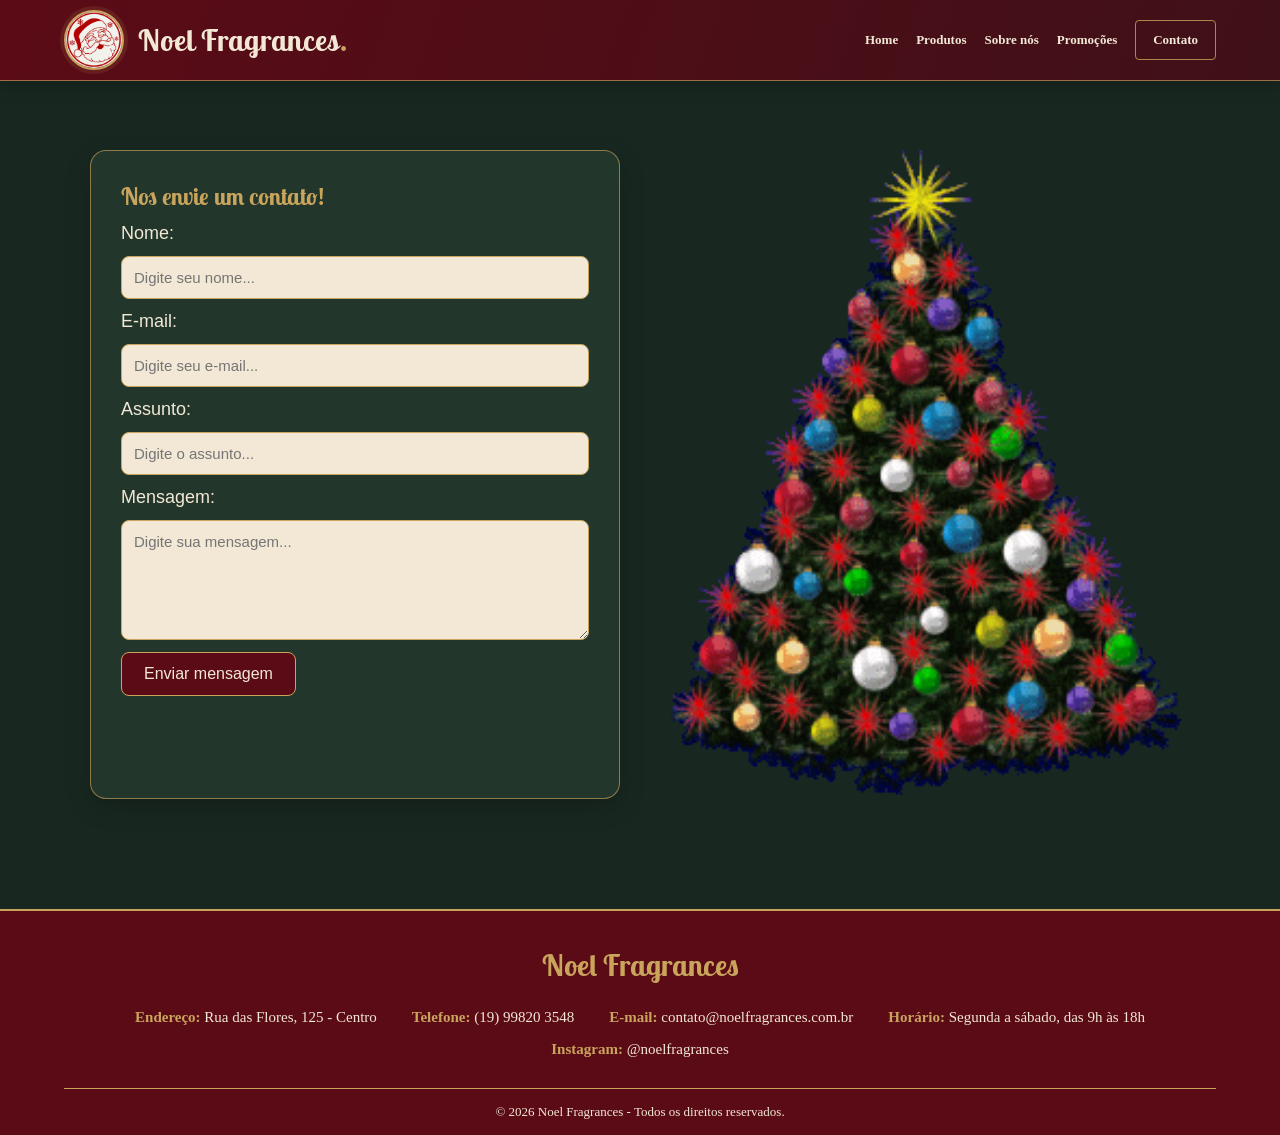
<file: contato.html>
<!DOCTYPE html>
<html lang="pt-BR">
<head>
    <meta charset="UTF-8">
    <meta name="viewport" content="width=device-width, initial-scale=1.0">
    <title>Contato | Noel Fragrances</title>
    <!-- Links do css e de fontes do Google. -->
    <link rel="stylesheet" href="style/style.css">
    <link rel="preconnect" href="https://fonts.googleapis.com">
    <link rel="preconnect" href="https://fonts.gstatic.com" crossorigin>
    <link href="https://fonts.googleapis.com/css2?family=Lobster+Two:ital,wght@0,400;0,700;1,400;1,700&family=Mountains+of+Christmas:wght@400;700&display=swap" rel="stylesheet">
</head>

<body>
    <header>
        <nav class="navbar">
            <a class="logo" href="index.html" aria-label="Noel Fragrances - página inicial">
                <img class="logo-img" src="imgs/Logo-loja.png" alt="Logo Noel Fragrances">
                <h1 class="h1-font">Noel Fragrances</h1>
            </a>
            <button class="menu-toggle" id="menuToggle" type="button" aria-label="Abrir menu" aria-expanded="false" aria-controls="navLinks">
                <span></span><span></span><span></span>
            </button>
            <div class="nav-links" id="navLinks">
                <a href="index.html">Home</a>
                <a href="produtos.html">Produtos</a>
                <a href="sobrenos.html">Sobre nós</a>
                <a href="promocoes.html">Promoções</a>
                <a href="contato.html">Contato</a>
            </div>
        </nav>
    </header>

    <main class="contato-layout">
        <form class="form-contato" id="formContato">
            <h2>Nos envie um contato!</h2>
            <label for="nome">Nome:</label>
            <input type="text" id="nome" placeholder="Digite seu nome..." required> 

            <label for="email">E-mail:</label>
            <input type="email" id="email" placeholder="Digite seu e-mail..." required>

            <label for="assunto">Assunto:</label>
            <input type="text" id="assunto" placeholder="Digite o assunto..." required>

            <label for="mensagem">Mensagem:</label>
            <textarea id="mensagem" placeholder="Digite sua mensagem..." required></textarea>

            <button id="enviarBtn" type="submit">Enviar mensagem</button>
        </form>

        <div class="arvore-container">
            <img src="imgs/Gifs/Gif-arvore-natal.gif" alt="Gif árvore de natal animada">
        </div>
    </main>

<footer class="footer-loja">
    <h2>Noel Fragrances</h2>

    <div class="footer-informacoes">
        <p><strong>Endereço:</strong> Rua das Flores, 125 - Centro</p>
        <p><strong>Telefone:</strong> (19) 99820 3548</p>
        <p><strong>E-mail:</strong> contato@noelfragrances.com.br</p>
        <p><strong>Horário:</strong> Segunda a sábado, das 9h às 18h</p>
        <p><strong>Instagram:</strong> @noelfragrances</p>
    </div>

    <p class="direitos">
        © 2026 Noel Fragrances - Todos os direitos reservados.
    </p>
</footer>

    <script src="js/script.js"></script>
</body>
</html>
</file>
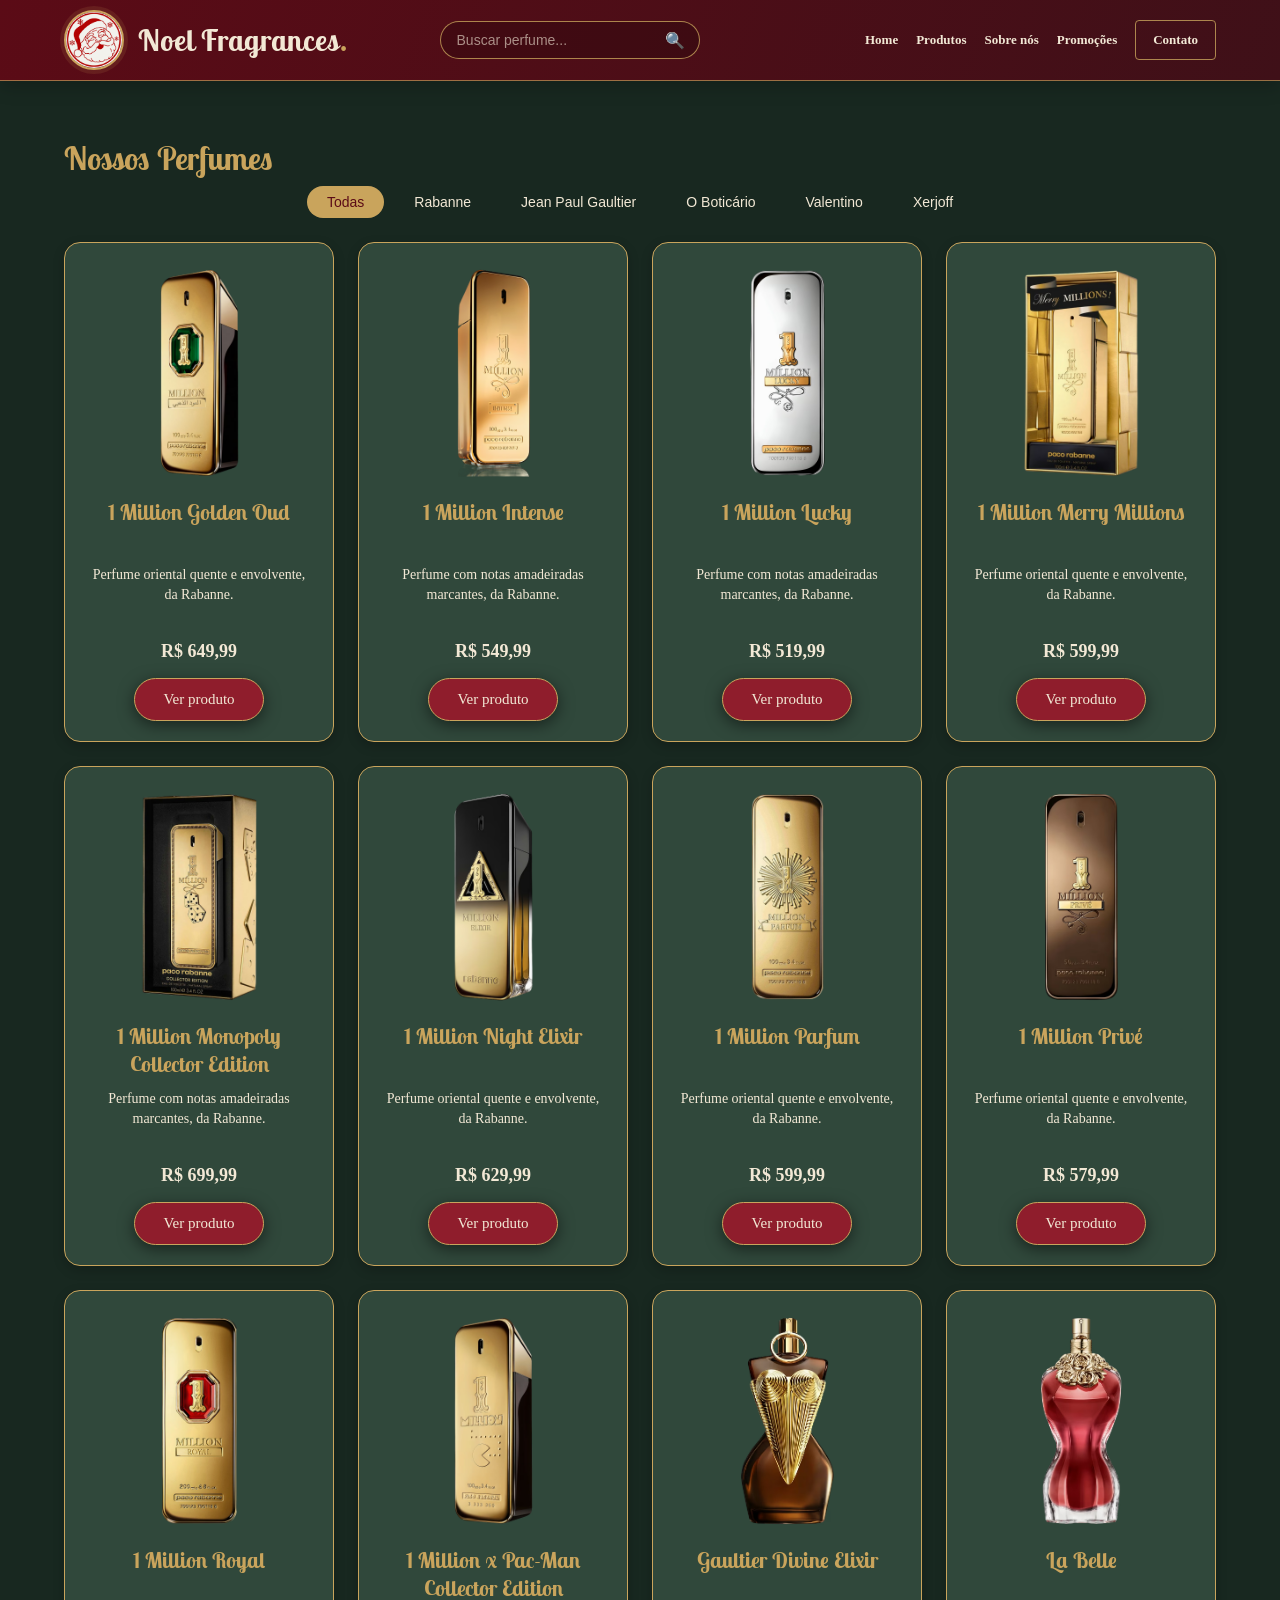
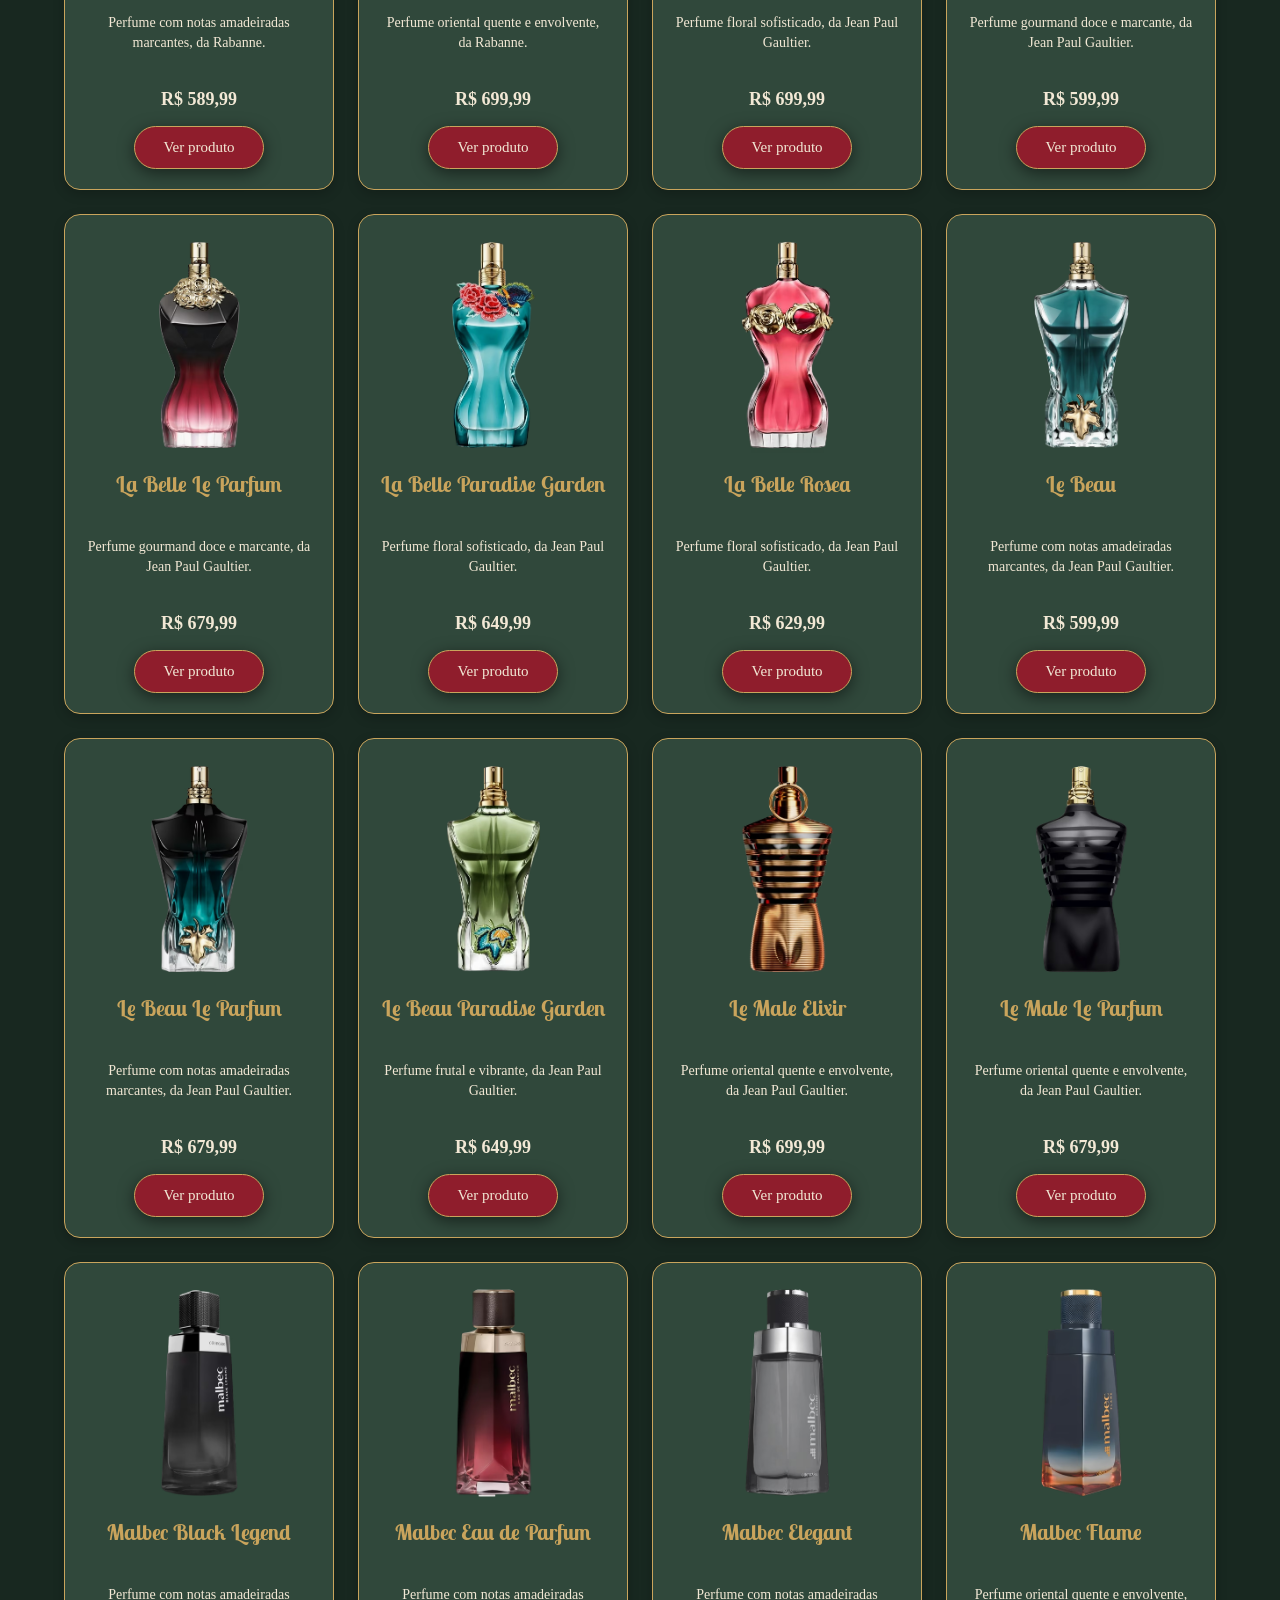
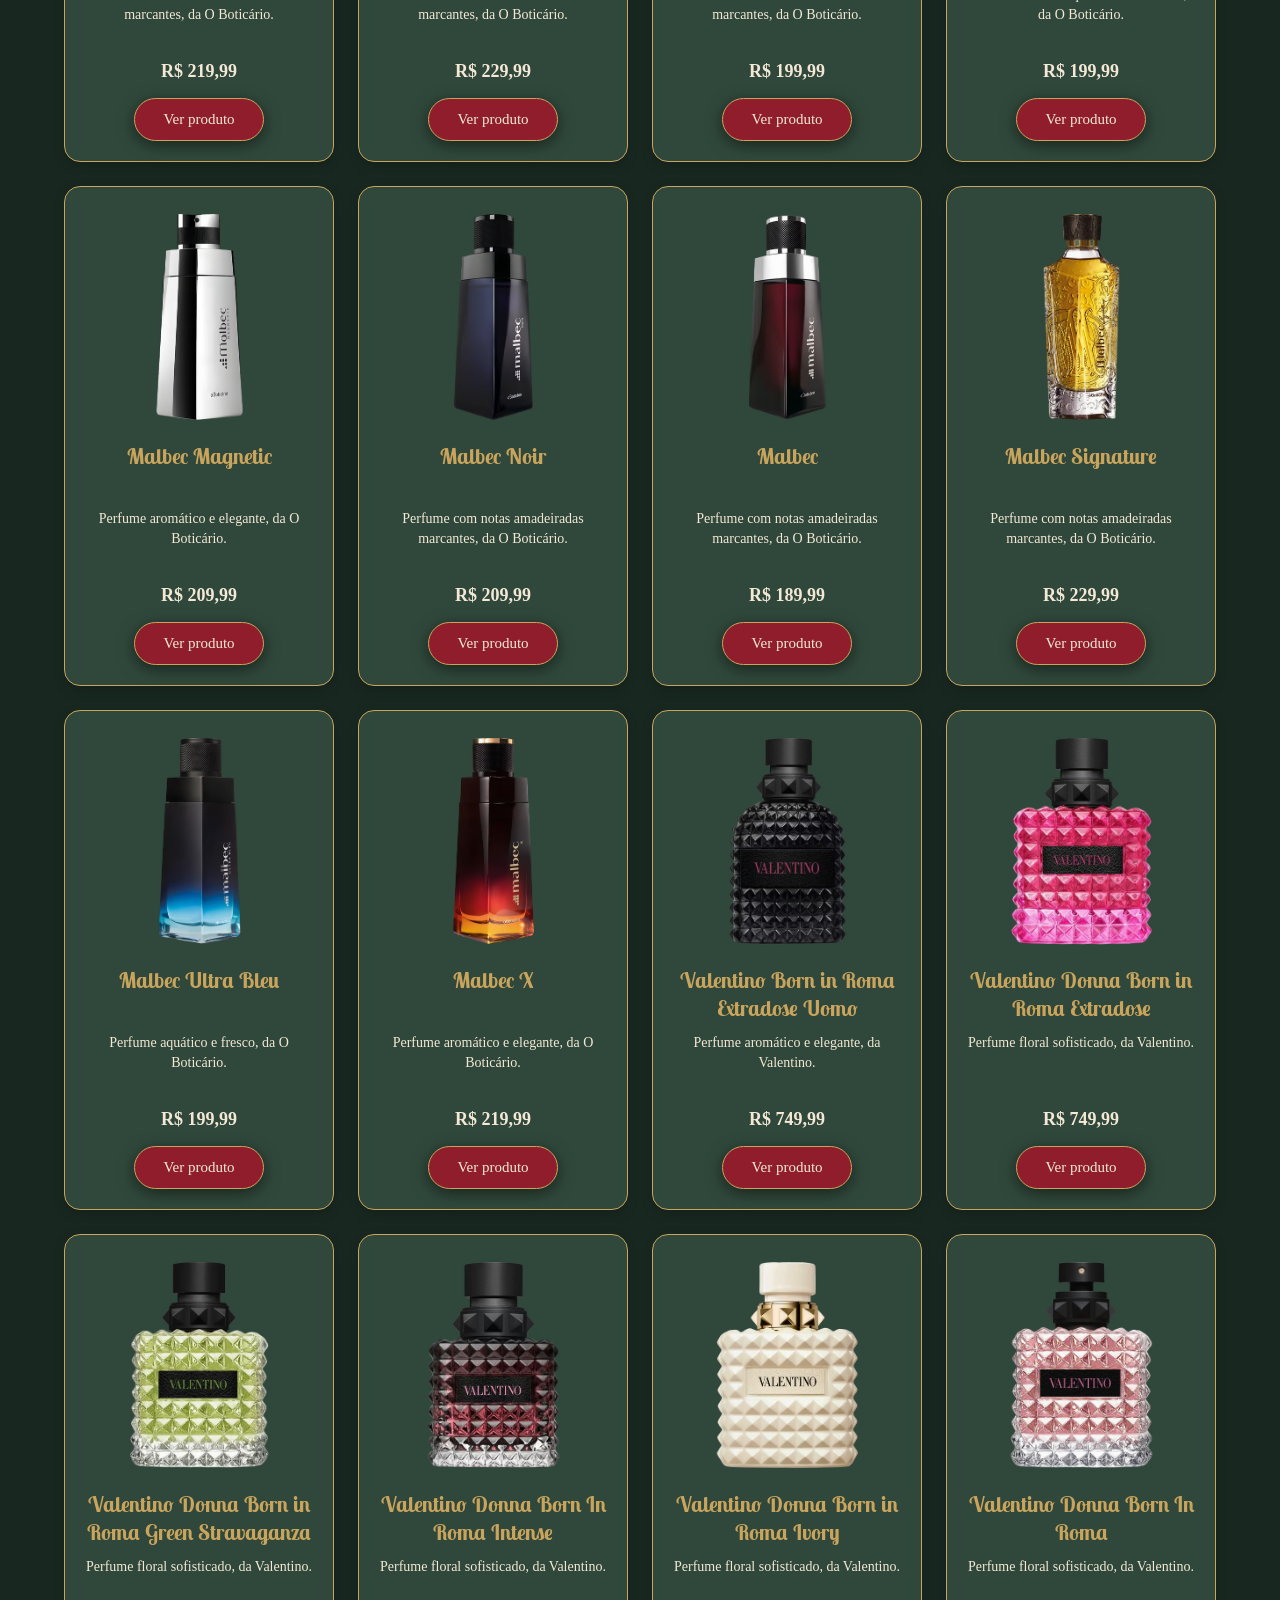
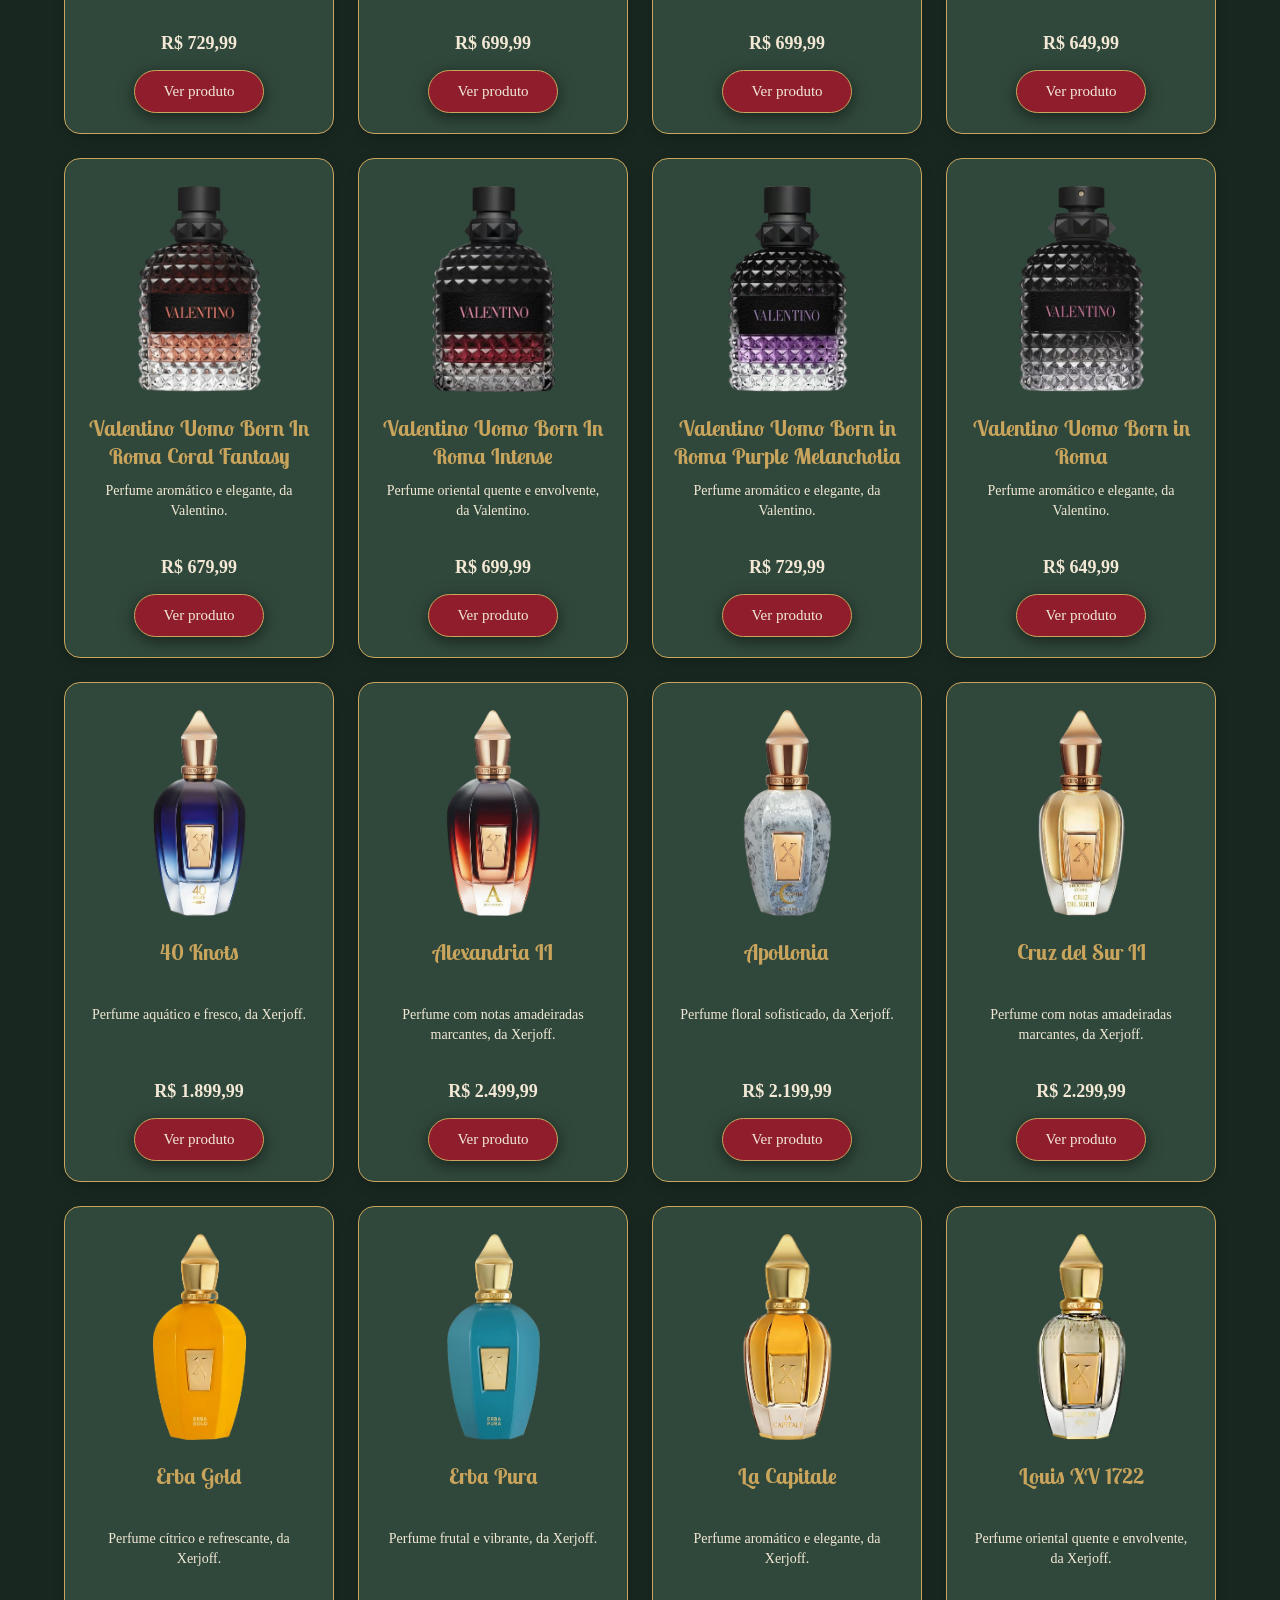
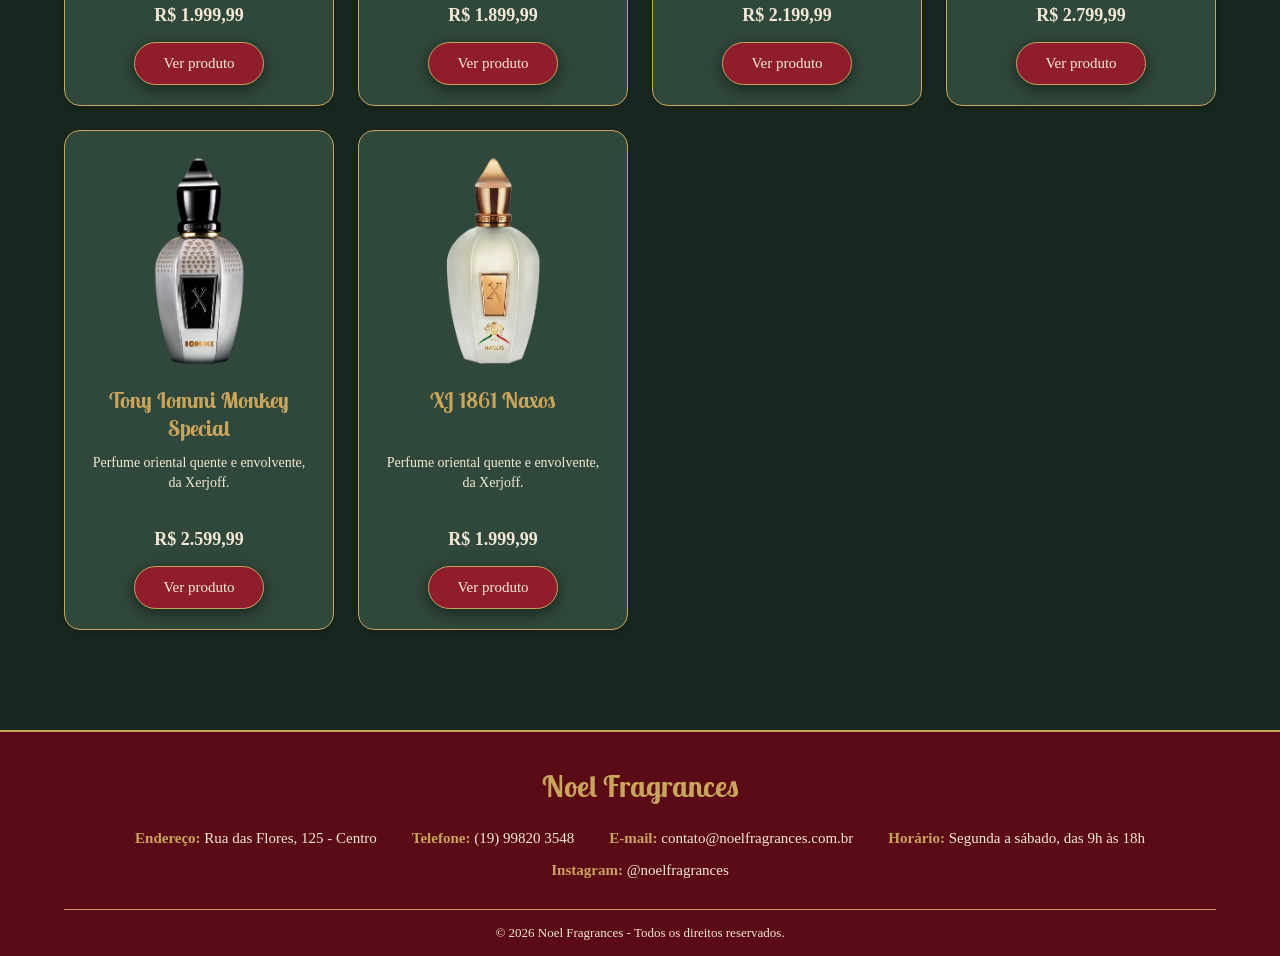
<file: produtos.html>
<!DOCTYPE html>
<html lang="pt-BR">
<head>
    <meta charset="UTF-8">
    <meta name="viewport" content="width=device-width, initial-scale=1.0">
    <title>Produtos | Noel Fragrances</title>
    <!-- Links do css e de fontes do Google. -->
    <link rel="stylesheet" href="style/style.css">
    <link rel="preconnect" href="https://fonts.googleapis.com">
    <link rel="preconnect" href="https://fonts.gstatic.com" crossorigin>
    <link
        href="https://fonts.googleapis.com/css2?family=Lobster+Two:ital,wght@0,400;0,700;1,400;1,700&family=Mountains+of+Christmas:wght@400;700&display=swap"
        rel="stylesheet">
</head>

<body>
    <header>
        <nav class="navbar">
            <a class="logo" href="index.html" aria-label="Noel Fragrances - página inicial">
                <img class="logo-img" src="imgs/Logo-loja.png" alt="Logo Noel Fragrances">
                <h1 class="h1-font">Noel Fragrances</h1>
            </a>
            <form class="busca" action="produtos.html" method="get" role="search">
                <input type="search" name="busca" placeholder="Buscar perfume..." aria-label="Buscar perfume"
                    autocomplete="off">
                <button type="submit" aria-label="Pesquisar">&#128269;</button>
            </form>
            <button class="menu-toggle" id="menuToggle" type="button" aria-label="Abrir menu" aria-expanded="false" aria-controls="navLinks">
                <span></span><span></span><span></span>
            </button>
            <div class="nav-links" id="navLinks">
                <a href="index.html">Home</a>
                <a href="produtos.html">Produtos</a>
                <a href="sobrenos.html">Sobre nós</a>
                <a href="promocoes.html">Promoções</a>
                <a href="contato.html">Contato</a>
            </div>
        </nav>
    </header>
    <main class="produtos-pagina">
        <h2 class="promo-titulo">Nossos Perfumes</h2>

        <div class="filtros" id="filtros"></div>

        <div class="grade-produtos" id="gradeProdutos"></div>
    </main>

    <footer class="footer-loja">
    <h2>Noel Fragrances</h2>
    
    <div class="footer-informacoes">
        <p><strong>Endereço:</strong> Rua das Flores, 125 - Centro</p>
        <p><strong>Telefone:</strong> (19) 99820 3548</p>
        <p><strong>E-mail:</strong> contato@noelfragrances.com.br</p>
        <p><strong>Horário:</strong> Segunda a sábado, das 9h às 18h</p>
        <p><strong>Instagram:</strong> @noelfragrances</p>
    </div>

    <p class="direitos">
        © 2026 Noel Fragrances - Todos os direitos reservados.
    </p>
</footer>
    <script src="js/produtos.js"></script>
    <script src="js/script.js"></script>
</body>

</html>
</file>
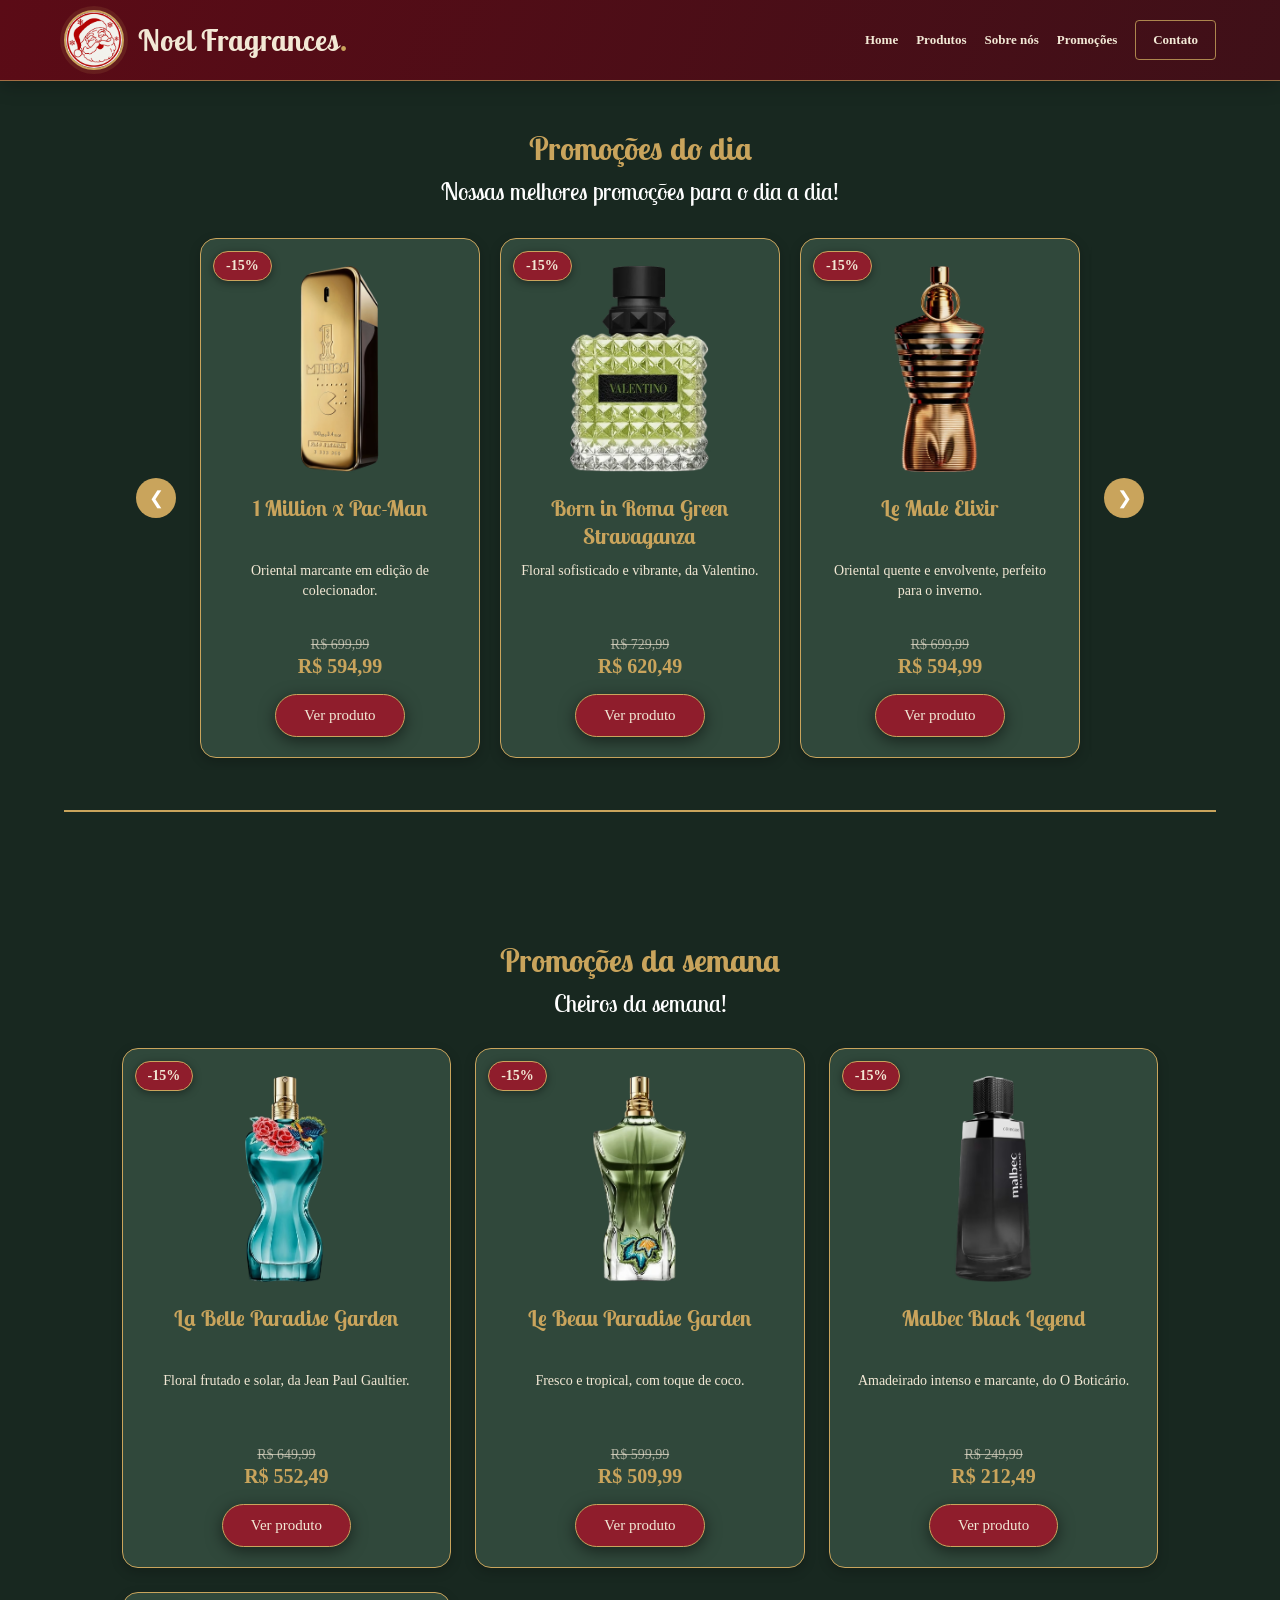
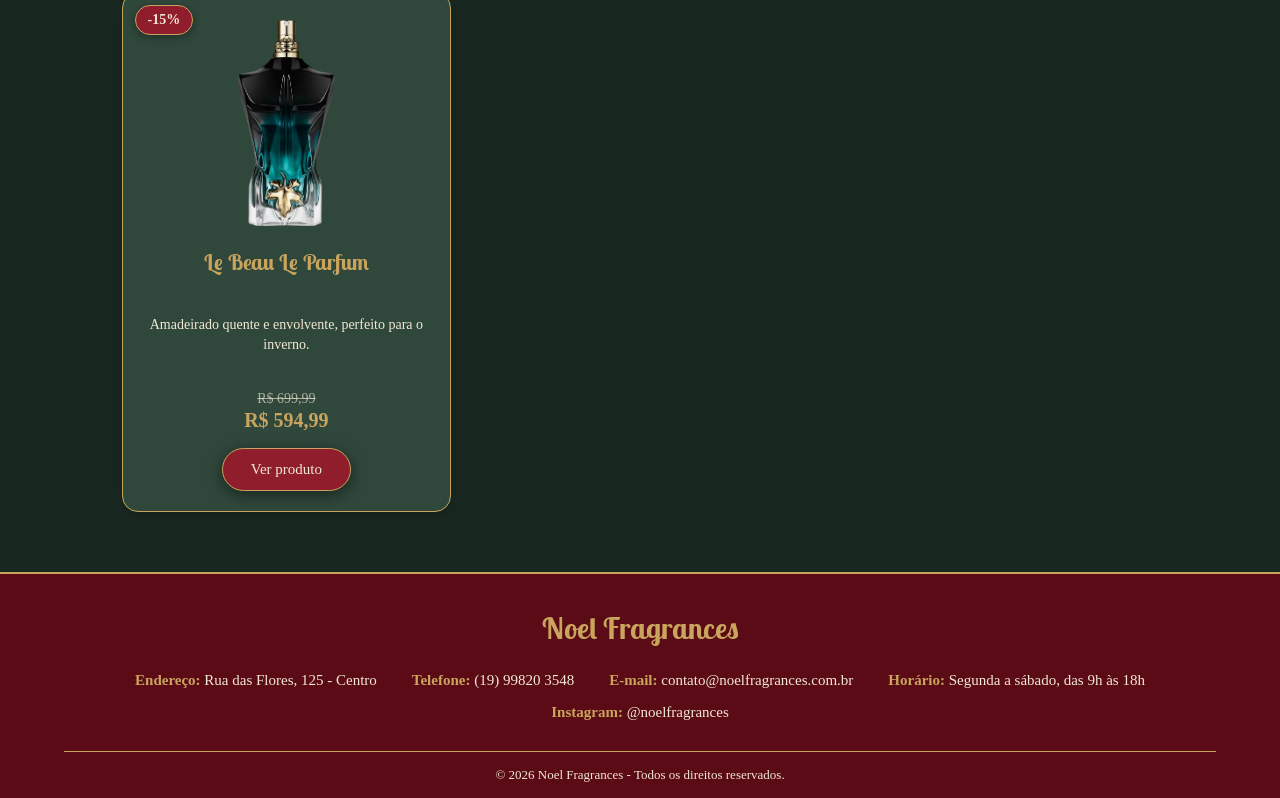
<file: promocoes.html>
<!DOCTYPE html>
<html lang="pt-BR">
<head>
    <meta charset="UTF-8">
    <meta name="viewport" content="width=device-width, initial-scale=1.0">
    <title>Promoções | Noel Fragrances</title>
    <!-- Links do css e de fontes do Google. -->
    <link rel="stylesheet" href="style/style.css">
    <link rel="preconnect" href="https://fonts.googleapis.com">
    <link rel="preconnect" href="https://fonts.gstatic.com" crossorigin>
    <link href="https://fonts.googleapis.com/css2?family=Lobster+Two:ital,wght@0,400;0,700;1,400;1,700&family=Mountains+of+Christmas:wght@400;700&display=swap" rel="stylesheet">
</head>

<body>
    <header>
        <nav class="navbar">
            <a class="logo" href="index.html" aria-label="Noel Fragrances - página inicial">
                <img class="logo-img" src="imgs/Logo-loja.png" alt="Logo Noel Fragrances">
                <h1 class="h1-font">Noel Fragrances</h1>
            </a>
            <button class="menu-toggle" id="menuToggle" type="button" aria-label="Abrir menu" aria-expanded="false" aria-controls="navLinks">
                <span></span><span></span><span></span>
            </button>
            <div class="nav-links" id="navLinks">
                <a href="index.html">Home</a>
                <a href="produtos.html">Produtos</a>
                <a href="sobrenos.html">Sobre nós</a>
                <a href="promocoes.html">Promoções</a>
                <a href="contato.html">Contato</a>
            </div>
        </nav>
    </header>
        <section class="promo-destaque" id="promocoes">

        <div class="pgpromo-text">
            <h2 class="promo-titulo">Promoções do dia</h2>
            <p>Nossas melhores promoções para o dia a dia!</p>
        </div>

        <div class="slider">
            <button class="seta" id="anterior" aria-label="Anterior">&#10094;</button>

            <div class="janela">
                <div class="promo-container" id="trilho">
                    <div class="fundo-promo">
                        <span class="selo-desconto" aria-label="15% de desconto">-15%</span>
                        <img class="img-promo" src="imgs/Produtos/rabanne-1-million-x-pac-man-collector-edition.avif"
                            alt="1 Million x Pac-Man Collector Edition" loading="lazy">
                        <h3 title="1 Million x Pac-Man Collector Edition">1 Million x Pac-Man</h3>
                        <p class="desc-promo">Oriental marcante em edição de colecionador.</p>
                        <p class="preco-antigo">R$ 699,99</p>
                        <p class="preco-promo">R$ 594,99</p>
                        <a href="produto.html?id=10" class="btn-produto">Ver produto</a>
                    </div>

                    <div class="fundo-promo">
                        <span class="selo-desconto" aria-label="15% de desconto">-15%</span>
                        <img class="img-promo" src="imgs/Produtos/valentino-donna-born-in-roma-green-stravaganza.avif"
                            alt="Valentino Donna Born in Roma Green Stravaganza" loading="lazy">
                        <h3 title="Born in Roma Green Stravaganza">Born in Roma Green Stravaganza</h3>
                        <p class="desc-promo">Floral sofisticado e vibrante, da Valentino.</p>
                        <p class="preco-antigo">R$ 729,99</p>
                        <p class="preco-promo">R$ 620,49</p>
                        <a href="produto.html?id=33" class="btn-produto">Ver produto</a>
                    </div>

                    <div class="fundo-promo">
                        <span class="selo-desconto" aria-label="15% de desconto">-15%</span>
                        <img class="img-promo" src="imgs/Produtos/jean-paul-gaultier-le-male-elixir.avif" alt="Le Male Elixir"
                            loading="lazy">
                        <h3 title="Le Male Elixir">Le Male Elixir</h3>
                        <p class="desc-promo">Oriental quente e envolvente, perfeito para o inverno.</p>
                        <p class="preco-antigo">R$ 699,99</p>
                        <p class="preco-promo">R$ 594,99</p>
                        <a href="produto.html?id=19" class="btn-produto">Ver produto</a>
                    </div>

                    <div class="fundo-promo">
                        <span class="selo-desconto" aria-label="15% de desconto">-15%</span>
                        <img class="img-promo" src="imgs/Produtos/jean-paul-gaultier-la-belle-rosea.avif" alt="La Belle Rosea"
                            loading="lazy">
                        <h3 title="La Belle Rosea">La Belle Rosea</h3>
                        <p class="desc-promo">Floral delicado da Jean Paul Gaultier.</p>
                        <p class="preco-antigo">R$ 629,99</p>
                        <p class="preco-promo">R$ 535,49</p>
                        <a href="produto.html?id=15" class="btn-produto">Ver produto</a>
                    </div>

                    <div class="fundo-promo">
                        <span class="selo-desconto" aria-label="15% de desconto">-15%</span>
                        <img class="img-promo" src="imgs/Produtos/xerjoff-la-capitale.avif" alt="Xerjoff La Capitale"
                            loading="lazy">
                        <h3 title="La Capitale">La Capitale</h3>
                        <p class="desc-promo">Aromático de nicho, exclusivo da Xerjoff.</p>
                        <p class="preco-antigo">R$ 2.199,99</p>
                        <p class="preco-promo">R$ 1.869,99</p>
                        <a href="produto.html?id=47" class="btn-produto">Ver produto</a>
                    </div>

                </div>
            </div>

            <button class="seta" id="proximo" aria-label="Próximo">&#10095;</button>
        </div>
        <div class="promo-line"></div>

        
    </section>
<section class="promo-destaque" id="semana">

    <div class="pgpromo-text">
        <h2 class="promo-titulo">Promoções da semana</h2>
        <p>Cheiros da semana!</p>
    </div>

    <div class="pgpromo-grade">

<div class="fundo-promo">
    <span class="selo-desconto" aria-label="15% de desconto">-15%</span>
    <img class="img-promo" src="imgs/Produtos/jean-paul-gaultier-la-belle-paradise-garden.avif"
        alt="Jean Paul Gaultier La Belle Paradise Garden" loading="lazy">
    <h3 title="La Belle Paradise Garden">La Belle Paradise Garden</h3>
    <p class="desc-promo">Floral frutado e solar, da Jean Paul Gaultier.</p>
    <p class="preco-antigo">R$ 649,99</p>
    <p class="preco-promo">R$ 552,49</p>
    <a href="produto.html?id=10" class="btn-produto">Ver produto</a>
</div>

<div class="fundo-promo">
    <span class="selo-desconto" aria-label="15% de desconto">-15%</span>
    <img class="img-promo" src="imgs/Produtos/jean-paul-gaultier-le-beau-paradise-garden.avif"
        alt="Jean Paul Gaultier Le Beau Paradise Garden" loading="lazy">
    <h3 title="Le Beau Paradise Garden">Le Beau Paradise Garden</h3>
    <p class="desc-promo">Fresco e tropical, com toque de coco.</p>
    <p class="preco-antigo">R$ 599,99</p>
    <p class="preco-promo">R$ 509,99</p>
    <a href="produto.html?id=33" class="btn-produto">Ver produto</a>
</div>

<div class="fundo-promo">
    <span class="selo-desconto" aria-label="15% de desconto">-15%</span>
    <img class="img-promo" src="imgs/Produtos/o-boticario-malbec-black-legend.avif"
        alt="O Boticário Malbec Black Legend" loading="lazy">
    <h3 title="Malbec Black Legend">Malbec Black Legend</h3>
    <p class="desc-promo">Amadeirado intenso e marcante, do O Boticário.</p>
    <p class="preco-antigo">R$ 249,99</p>
    <p class="preco-promo">R$ 212,49</p>
    <a href="produto.html?id=19" class="btn-produto">Ver produto</a>
</div>

<div class="fundo-promo">
    <span class="selo-desconto" aria-label="15% de desconto">-15%</span>
    <img class="img-promo" src="imgs/Produtos/jean-paul-gaultier-le-beau-le-parfum.avif"
        alt="Jean Paul Gaultier Le Beau Le Parfum" loading="lazy">
    <h3 title="Le Beau Le Parfum">Le Beau Le Parfum</h3>
    <p class="desc-promo">Amadeirado quente e envolvente, perfeito para o inverno.</p>
    <p class="preco-antigo">R$ 699,99</p>
    <p class="preco-promo">R$ 594,99</p>
    <a href="produto.html?id=47" class="btn-produto">Ver produto</a>
</div>

    </div>
</section>

    
    <footer class="footer-loja">
    <h2>Noel Fragrances</h2>

    <div class="footer-informacoes">
        <p><strong>Endereço:</strong> Rua das Flores, 125 - Centro</p>
        <p><strong>Telefone:</strong> (19) 99820 3548</p>
        <p><strong>E-mail:</strong> contato@noelfragrances.com.br</p>
        <p><strong>Horário:</strong> Segunda a sábado, das 9h às 18h</p>
        <p><strong>Instagram:</strong> @noelfragrances</p>
    </div>

    <p class="direitos">
        © 2026 Noel Fragrances - Todos os direitos reservados.
    </p>
</footer>

    <script src="js/script.js"></script>
</body>
</html>
</file>
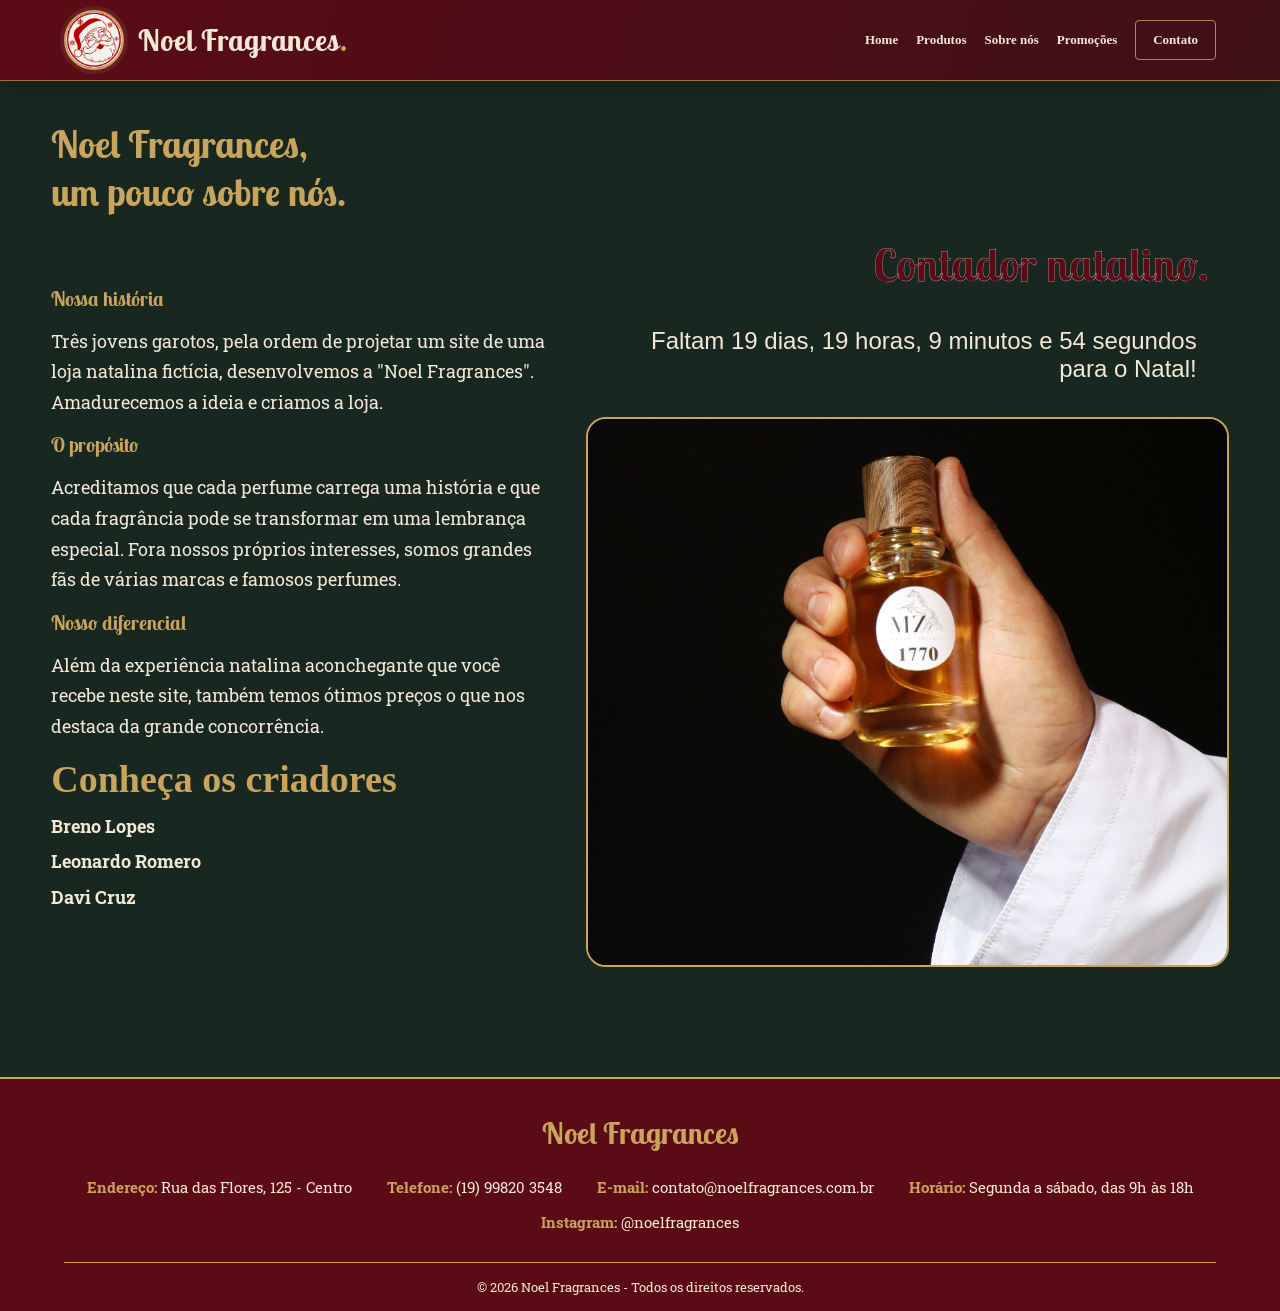
<file: sobrenos.html>
<!DOCTYPE html>
<html lang="pt-BR">
<head>
    <meta charset="UTF-8">
    <meta name="viewport" content="width=device-width, initial-scale=1.0">
    <title>Sobre nós | Noel Fragrances</title>
    <!-- Links do css e de fontes do Google. -->
    <link rel="stylesheet" href="style/style.css">
    <link rel="preconnect" href="https://fonts.googleapis.com">
    <link rel="preconnect" href="https://fonts.gstatic.com" crossorigin>
    <link href="https://fonts.googleapis.com/css2?family=Lobster+Two:ital,wght@0,400;0,700;1,400;1,700&family=Mountains+of+Christmas:wght@400;700&display=swap" rel="stylesheet">
    <link rel="preconnect" href="https://fonts.googleapis.com">
    <link rel="preconnect" href="https://fonts.gstatic.com" crossorigin>
    <link href="https://fonts.googleapis.com/css2?family=Caveat:wght@400..700&family=Roboto+Slab&display=swap" rel="stylesheet">
</head>

<body>
    <header>
        <nav class="navbar">
            <a class="logo" href="index.html" aria-label="Noel Fragrances - página inicial">
                <img class="logo-img" src="imgs/Logo-loja.png" alt="Logo Noel Fragrances">
                <h1 class="h1-font">Noel Fragrances</h1>
            </a>
            <button class="menu-toggle" id="menuToggle" type="button" aria-label="Abrir menu" aria-expanded="false" aria-controls="navLinks">
                <span></span><span></span><span></span>
            </button>
            <div class="nav-links" id="navLinks">
                <a href="index.html">Home</a>
                <a href="produtos.html">Produtos</a>
                <a href="sobrenos.html">Sobre nós</a>
                <a href="promocoes.html">Promoções</a>
                <a href="contato.html">Contato</a>
            </div>
        </nav>
    </header>

    <section class="nos-container">
        <h2>Noel Fragrances, <br> um pouco sobre nós.</h2>
        <div class="nos-conteudo">
            <div class="cards-nos">

                <h3>Nossa história</h3>
                    <p>Três jovens garotos, pela ordem de projetar um site de uma loja natalina fictícia, desenvolvemos a "Noel Fragrances".
                    Amadurecemos a ideia e criamos a loja.</p>

                <h3>O propósito</h3>
                    <p>Acreditamos que cada perfume carrega uma história e que cada fragrância pode se transformar em uma lembrança especial.
                    Fora nossos próprios interesses, somos grandes fãs de várias marcas e famosos perfumes.</p>

                <h3>Nosso diferencial</h3>
                <p>Além da experiência natalina aconchegante que você recebe neste site, também temos ótimos preços o que nos destaca
                da grande concorrência.</p>

            <div class="card-nos criadores">
                <h2>Conheça os criadores</h2>
                
                <p><strong>Breno Lopes</strong></p>
                <p><strong>Leonardo Romero</strong></p>
                <p><strong>Davi Cruz</strong></p>
            </div>
            
        </div>
        
        <div class="nos-imagem">
            <h2>Contador natalino.</h2>
            <p class="contador-natal" id="contadorNatal"></p>
            <img src="imgs/Produtos/pexels-rehman-yousaf-321165099-14490681.jpg" alt="Perfumes natalinos">
        </div>

        </div>
    </section>

<footer class="footer-loja">
    <h2>Noel Fragrances</h2>

    <div class="footer-informacoes">
        <p><strong>Endereço:</strong> Rua das Flores, 125 - Centro</p>
        <p><strong>Telefone:</strong> (19) 99820 3548</p>
        <p><strong>E-mail:</strong> contato@noelfragrances.com.br</p>
        <p><strong>Horário:</strong> Segunda a sábado, das 9h às 18h</p>
        <p><strong>Instagram:</strong> @noelfragrances</p>
    </div>

    <p class="direitos">
        © 2026 Noel Fragrances - Todos os direitos reservados.
    </p>
</footer>

    <script src="js/script.js"></script>
</body>
</html>
</file>
<file: style/style.css>
:root {
    /* Paleta Noel Fragrances. */
    --fonte-p: "Roboto Slab", serif;
    --fonte-h1: 'Lobster Two', cursive;
    --fonte-banner: "Caveat", cursive;
    --fonte-contador: 'Roboto', sans-serif;


    --verde-pinho: #182820;
    --verde-folha: #30483B;
    --vermelho-vinho: #5B0B16;
    --vermelho-festa: #8F1D2C;
    --dourado: #C9A45C;
    --marfim: #F2E8D5;
    --branco-neve: #FFFFFF;
}

* {
    margin: 0;
    border: 0;
    box-sizing: border-box;

}

html {
    scroll-behavior: smooth;
    -webkit-text-size-adjust: 100%;
}

img {
    max-width: 100%;
}

body {
    margin: 0;
    background-color: var(--verde-pinho);
    min-height: 100vh;
    display: flex;
    flex-direction: column;
}

h1,
h2,
h3,
h4,
h5,
h6 {
    font-family: var(--fonte-h1);
    color: var(--dourado);
}

p {
    font-family: var(--fonte-p);
}

/* NAVBAR */
.navbar {
    position: fixed;
    display: flex;
    align-items: center;
    justify-content: space-between;
    box-sizing: border-box;
    width: 100%;
    padding: 10px 5%;
    background: linear-gradient(110deg, var(--vermelho-vinho), #3F1018);
    border-bottom: 1px solid rgba(201, 164, 92, 0.65);
    box-shadow: 0 5px 18px rgba(0, 0, 0, 0.22);
    gap: 30px;
    z-index: 1000;
}

.logo {
    display: flex;
    align-items: center;
    gap: 14px;
    color: var(--marfim);
    text-decoration: none;
    white-space: nowrap;
    flex-shrink: 0;
}

.logo-img {
    width: 60px;
    height: 60px;
    object-fit: contain;
    border-radius: 50%;
    border: 2px solid var(--dourado);
    box-shadow: 0 0 0 4px rgba(201, 164, 92, 0.12);
    transition: transform 0.3s ease, box-shadow 0.3s ease;
}

.logo:hover .logo-img {
    transform: rotate(-5deg) scale(1.04);
    box-shadow: 0 0 0 5px rgba(201, 164, 92, 0.22);
}

.logo .h1-font {
    margin: 0;
    font-family: var(--fonte-h1);
    font-size: 30px;
    font-weight: 700;
    letter-spacing: 0.3px;
    color: var(--marfim);
}

.logo .h1-font::after {
    content: ".";
    color: var(--dourado);
}

.logo-area {
    display: flex;
    align-items: center;
    gap: 14px;
    flex-shrink: 0;
}

.btn-musica {
    box-sizing: border-box;
    width: 44px;
    height: 44px;
    padding: 0;
    margin-left: 10px;
    display: flex;
    align-items: center;
    justify-content: center;
    overflow: hidden;
    border: 2px solid var(--dourado);
    border-radius: 50%;
    background: transparent;
    cursor: pointer;
    transition: transform 0.3s ease;
}

.btn-musica img {
    width: 44px;
    height: 44px;
}

.btn-musica:hover {
    transform: scale(1.1);

}

.nav-links {
    position: static;
    transform: none;
    display: flex;
    align-items: center;
    justify-content: flex-end;
    gap: 30px;
    margin-left: auto;
}

.navbar a {
    font-family: Georgia, 'Times New Roman', serif;
    font-weight: bold;
}

.nav-links a {
    position: relative;
    display: inline-block;
    padding: 12px 0;
    color: var(--marfim);
    text-decoration: none;
    font-size: 13px;
    white-space: nowrap;
    transition: color 0.25s ease;
}

.nav-links a:not(:last-child)::after {
    content: "";
    position: absolute;
    left: 0;
    bottom: 4px;
    width: 100%;
    height: 2px;
    border-radius: 2px;
    background: var(--dourado);
    transform: scaleX(0);
    transform-origin: left;
    transition: transform 0.3s ease;
}

.nav-links a:hover {
    color: var(--dourado);
}

.nav-links a:hover::after,
.nav-links a:focus-visible::after {
    transform: scaleX(1);
}

.nav-links a:last-child {
    padding: 11px 17px;
    border: 1px solid rgba(201, 164, 92, 0.8);
    border-radius: 4px;
    transition: transform 0.3s ease;
}

.nav-links a:last-child::after {
    left: 15px;
    bottom: 5px;
    width: calc(100% - 30px);
}

.nav-links a:last-child:hover {
    background-color: rgba(201, 164, 92, 0.12);
    transform: scale(1.1);
}

.busca {
    display: flex;
    align-items: center;
    flex: 1;
    max-width: 340px;
    margin: 0 auto;
    border: 1px solid rgba(201, 164, 92, 0.8);
    border-radius: 30px;
    background: rgba(0, 0, 0, 0.18);
    overflow: hidden;
    transition: 0.3s;
}

.busca:focus-within {
    border-color: var(--dourado);
    box-shadow: 0 0 0 3px rgba(201, 164, 92, 0.2);
}

.busca input {
    flex: 1;
    min-width: 0;
    padding: 10px 16px;
    border: none;
    outline: none;
    background: transparent;
    color: var(--marfim);
    font-size: 14px;
}

.busca input::placeholder {
    color: rgba(242, 232, 213, 0.6);
}

.busca button {
    padding: 0 14px;
    border: none;
    background: transparent;
    color: var(--dourado);
    font-size: 16px;
    cursor: pointer;
}

/* Fim da NavBar. */

/* NEVE */
#neve {
    position: fixed;
    inset: 0;
    width: 100%;
    height: 100%;
    pointer-events: none;
    z-index: 999;
}

/* HERO */
.banner-principal {
    position: relative;
    height: 900px;
    overflow: hidden;
    background: linear-gradient(#050e1c 0%, #0b2a24 100%);
}

.layer {
    position: absolute;
    left: -4%;
    width: 108%;
    will-change: transform;
}

.vila {
    top: -15%;
    height: 130%;
    background-size: cover;
    background-position: center 60%;
    background-repeat: no-repeat;
}

.estrelas {
    top: 0;
    left: 38%;
    width: 57%;
    height: 24%;
}

.estrela {
    position: absolute;
    border-radius: 50%;
    background: var(--branco-neve);
    animation: brilhar 3s ease-in-out infinite;
}

@keyframes brilhar {

    0%,
    100% {
        opacity: 0.2;
    }

    50% {
        opacity: 1;
    }
}

.brilho {
    top: 0;
    height: 100%;
    pointer-events: none;
    background: radial-gradient(ellipse at 50% 48%, rgba(5, 14, 28, 0.65) 0%, rgba(5, 14, 28, 0) 62%);
}

/* texto do banner */
.hero-texto {
    top: 0;
    height: 100%;
    display: flex;
    flex-direction: column;
    align-items: center;
    justify-content: center;
    text-align: center;
    padding: 0 20px 40px;
    box-sizing: border-box;
    pointer-events: none;
}

.hero-sub {
    margin: 0 0 6px;
    font-family: var(--fonte-h1);
    font-size: 20px;
    letter-spacing: 3px;
    text-transform: uppercase;
    color: var(--marfim);
    text-shadow: 0 2px 10px rgba(0, 0, 0, 0.8);
}

.hero-titulo {
    margin: 0 0 22px;
    font-family: var(--fonte-banner);
    font-size: 100px;
    line-height: 1.05;
    color: var(--dourado);
    text-shadow: 0 3px 18px rgba(0, 0, 0, 0.85), 0 0 30px rgba(201, 164, 92, 0.35);
}

.btn-container {
    display: flex;
    gap: 45px;
}

.hero-btn {
    pointer-events: auto;
    cursor: pointer;
    padding: 15px 30px;
    border-radius: 100px;
    background-color: var(--vermelho-festa);
    border: 1px solid var(--dourado);
    color: var(--marfim);
    font-size: 15px;
    text-decoration: none;
    box-shadow: 0 4px 16px rgba(0, 0, 0, 0.5);
    transition: 0.3s;
}

.sobrenos-btn {
    pointer-events: auto;
    cursor: pointer;
    padding: 15px 30px;
    border-radius: 100px;
    background-color: var(--verde-folha);
    border: 1px solid var(--dourado);
    color: var(--marfim);
    font-size: 15px;
    text-decoration: none;
    box-shadow: 0 4px 16px rgba(0, 0, 0, 0.5);
    transition: 0.3s ease;
}

.hero-btn:hover,
.sobrenos-btn:hover {
    background-color: var(--dourado);
    color: var(--vermelho-vinho);
    transform: scale(1.1);
}

.pinheiros {
    bottom: -12px;
    height: 190px;
    pointer-events: none;
}

/* PROMOÇÕES */
.promo-destaque {
    padding: 0 5%;
    scroll-margin-top: 90px;
}

.promo-text {
    text-align: center;
}

.promo-titulo {
    margin: 28px 0 8px;
    color: var(--dourado);
    font-family: var(--fonte-h1);
    font-size: 32px;
}

.promo-container {
    --visiveis: 3;          /* quantos cards aparecem de uma vez (muda nos @media) */
    display: flex;
    flex-wrap: nowrap;
    align-items: stretch;
    justify-content: flex-start;
    gap: 20px;
    padding: 0;
    transition: transform 0.5s ease;
}

.fundo-promo {
    flex: 0 0 calc((100% - (var(--visiveis, 3) - 1) * 20px) / var(--visiveis, 3));
    max-width: none;
    display: flex;
    flex-direction: column;
    align-items: center;
    text-align: center;
    box-sizing: border-box;
    border-radius: 16px;
    padding: 20px;
    color: var(--marfim);
    background-color: var(--verde-folha);
    border: 1px solid var(--dourado);
    box-shadow: 0 4px 12px rgba(0, 0, 0, 0.2);
    transition: 0.3s;
}

.fundo-promo:hover {
    transform: scale(1.03);
    background-color: #3B5948;
}

.fundo-promo h3 {
    display: -webkit-box;
    -webkit-box-orient: vertical;
    overflow: hidden;
    width: 100%;
    height: 58px;
    margin: 16px 0 8px;
    font-family: var(--fonte-h1);
    font-size: 22px;
    line-height: 1.25;
    color: var(--dourado);
}

.desc-promo {
    display: -webkit-box;
    -webkit-box-orient: vertical;
    overflow: hidden;
    width: 100%;
    height: 66px;
    margin: 0 0 10px;
    font-size: 14px;
    line-height: 1.4;
}

.preco-promo {
    width: 100%;
    margin: 0 0 16px;
    font-size: 18px;
    font-weight: bold;
    color: var(--marfim);
}

.img-promo {
    flex-shrink: 0;
    height: 220px;
    width: 160px;
    border-radius: 12px;
    object-fit: cover;
}

.btn-produto {
    margin-top: auto;
    pointer-events: auto;
    cursor: pointer;
    padding: 12px 28px;
    border-radius: 30px;
    background-color: var(--vermelho-festa);
    border: 1px solid var(--dourado);
    color: var(--marfim);
    font-size: 15px;
    text-decoration: none;
    box-shadow: 0 4px 16px rgba(0, 0, 0, 0.5);
    transition: 0.3s;
}

.btn-produto:hover {
    background-color: var(--dourado);
    color: var(--vermelho-vinho);
    transform: scale(1.1);
}

/* slider. */

.slider {
    display: flex;
    align-items: center;
    justify-content: center;
    gap: 12px;
    padding: 20px 0 40px;
}

.janela {
    box-sizing: border-box;
    flex: 1 1 auto;
    min-width: 0;
    width: 100%;
    max-width: 904px;
    padding: 12px;
    overflow: hidden;
}

.seta {
    flex-shrink: 0;
    border: none;
    background: var(--dourado);
    color: #fff;
    width: 40px;
    height: 40px;
    border-radius: 50%;
    cursor: pointer;
    font-size: 18px;
    transition: 0.3s;
}

.seta:hover {
    background: var(--verde-folha);
}








/* RODAPÉ */
.footer {
    margin-top: auto;
    padding: 28px 5%;
    text-align: center;
    color: var(--marfim);
    background: linear-gradient(110deg, var(--vermelho-vinho), #3F1018);
    border-top: 1px solid rgba(201, 164, 92, 0.65);
}

.footer-titulo {
    margin: 0 0 4px;
    font-family: var(--fonte-h1);
    font-size: 28px;
    color: var(--dourado);
}

.footer-sub {
    margin: 0 0 18px;
    font-size: 14px;
}

.footer-links {
    display: flex;
    justify-content: center;
    gap: 24px;
}

.footer-link {
    color: var(--marfim);
    font-family: Georgia, 'Times New Roman', serif;
    font-size: 13px;
    font-weight: bold;
    text-decoration: none;
    transition: color 0.25s ease;
}

.footer-link:hover {
    color: var(--dourado);
}


/* pagina dos produtos */
.produtos-pagina {
    padding: 110px 5% 40px;
}

.grade-produtos {
    display: grid;
    grid-template-columns: repeat(auto-fill, minmax(240px, 1fr));
    gap: 24px;
    margin-top: 24px;
}

.filtros {
    display: flex;
    flex-wrap: wrap;
    justify-content: center;
    gap: 10px;
}

.btn-filtro {
    cursor: pointer;
    padding: 8px 20px;
    border-radius: 23px;
    background: transparent;
    border: 1px var(--dourado);
    color: var(--marfim);
    font-size: 14px;
    transition: 0.3s;
}

.btn-filtro:hover,
.btn-filtro.ativo {
    background: var(--dourado);
    color: var(--vermelho-vinho);
}

/*contador para o natal*/
.contador-natal {
    margin: 0;
    padding: 14px 5%;
    margin-bottom: 20px;
    text-align: center;
    font-family: var(--fonte-contador);
    text-align: right;
    font-size: 24px;
    color: var(--marfim);
    background: var(--verde-pinho);
}

/* SOBRE NÓS */

.nos-container {
    width: 92%;
    margin: 120px auto 50px;
}

.nos-container h2 {
    color: var(--dourado);
    font-family: var(--fonte-h1);
    font-size: 38px;
    text-align: left;
    margin-bottom: 20px;
}

.nos-container h3 {
    color: var(--dourado);
    font-family: var(--fonte-h1);
    font-size: 20px;
}

.nos-conteudo {
    display: flex;
    align-items: center;
    justify-content: space-between;
    gap: 40px;
    width: 100%;
}

/* Textos na esquerda */
.cards-nos {
    display: flex;
    flex-direction: column;
    gap: 15px;
    flex: 1;
}

.cards-nos p {
    color: var(--marfim);
    font-size: 18px;
    line-height: 1.7;
    margin: 0;
}

/* Imagem grande na direita */
.nos-imagem {
    flex: 1.3;
    min-width: 0;
}

.nos-imagem img {
    width: 100%;
    height: 550px;
    object-fit: cover;
    border-radius: 20px;
    border: 2px solid var(--dourado);
    display: block;
}

.nos-imagem h2 {
    text-align: right;
    color: var(--vermelho-vinho);
    -webkit-text-stroke-width: 0.25px;
    -webkit-text-stroke-color: var(--branco-neve);
    font-size: 45px;
    margin-right: 20px;
}

.criadores {
    min-height: auto;
    flex-direction: column;
    align-items: flex-start;
}

.criadores h2 {
    color: var(--dourado);
    font-family: var(--fonte-h2);
    margin-bottom: 10px;
}

.criadores p {
    margin: 5px 0;
}

/*formulario contato*/

.contato-layout {
    display: grid;
    grid-template-columns: 1fr 1fr;
    align-items: stretch;
    gap: 40px;
    width: 90%;
    max-width: 1100px;
    margin: 150px auto 50px;
}

.form-contato {
    display: flex;
    flex-direction: column;
    align-items: stretch;
    gap: 12px;
    width: 100%;
    margin: 0;
    padding: 30px;
    box-sizing: border-box;
    border: 1px solid rgba(201, 164, 92, 0.65);
    border-radius: 16px;
    background: rgba(48, 72, 59, 0.45);
    box-shadow: 0 8px 24px rgba(0, 0, 0, 0.22);
}

/* TÍTULOS DOS CAMPOS */

.form-contato label {
    color: var(--marfim);
    font-size: 18px;
    font-family: Arial, sans-serif;
}

/* CAMPOS DE TEXTO */

.form-contato input,
.form-contato textarea {
    width: 100%;
    padding: 12px;
    border: 1px solid var(--dourado);
    border-radius: 8px;
    background-color: var(--marfim);
    color: var(--verde-pinho);
    font-size: 15px;
    font-family: Arial, sans-serif;
    outline: none;
}

/* EFEITO AO CLICAR */

.form-contato input:focus,
.form-contato textarea:focus {
    border: 2px solid var(--dourado);
    box-shadow: 0 0 8px var(--dourado);
}

/* ÁREA DE MENSAGEM */

.form-contato textarea {
    min-height: 120px;
    resize: vertical;
}

/* BOTÃO */

.form-contato button {
    align-self: flex-start;
    padding: 12px 22px;
    background-color: var(--vermelho-vinho);
    color: var(--marfim);
    border: 1px solid var(--dourado);
    border-radius: 8px;
    font-size: 16px;
    cursor: pointer;
    transition: 0.3s;
}

.form-contato button:hover {
    background-color: var(--dourado);
    color: var(--verde-pinho);
}

.arvore-container {
    display: flex;
    align-items: center;
    justify-content: center;
    min-width: 0;
    overflow: hidden;
}

.arvore-container img {
    display: block;
    width: 100%;
    height: 100%;
    max-height: 100%;
    object-fit: contain;
    object-position: center;
}


/* Rodapé */
.footer-loja {
    width: 100%;
    margin-top: 60px;
    padding: 35px 5% 15px;
    box-sizing: border-box;
    background-color: var(--vermelho-vinho);
    border-top: 2px solid var(--dourado);
    text-align: center;
}

/* Nome da loja */
.footer-loja h2 {
    color: var(--dourado);
    font-family: var(--fonte-h1);
    font-size: 30px;
    margin-bottom: 25px;
}

/* Informações */
.footer-informacoes {
    display: flex;
    justify-content: center;
    align-items: center;
    flex-wrap: wrap;
    gap: 15px 35px;
}

.footer-informacoes p {
    color: var(--marfim);
    font-size: 15px;
}

.footer-informacoes strong {
    color: var(--dourado);
}

/* Direitos autorais */
.direitos {
    color: var(--marfim);
    font-size: 13px;
    margin-top: 30px;
    padding-top: 15px;
    border-top: 1px solid var(--dourado);
}

/*promo pagina*/
.pgpromo-text {
    text-align: center;
    padding: 100px 5% 0;
}

.pgpromo-text p {
    font-size: 24px;
    font-family: var(--fonte-h1);
    color: var(--branco-neve);
}

.pgpromo-grade {
    display: grid;
    grid-template-columns: repeat(auto-fit, minmax(260px, 1fr));
    gap: 24px;
    padding: 30px 5% 0;
}

.promo-line {
    border-top: 2px solid var(--dourado);
}


/* ============================================================
   MENU HAMBÚRGUER (escondido no computador)
   ============================================================ */
.menu-toggle {
    display: none;
    flex-direction: column;
    justify-content: center;
    align-items: center;
    gap: 5px;
    flex-shrink: 0;
    width: 44px;
    height: 44px;
    padding: 0;
    border: 2px solid var(--dourado);
    border-radius: 8px;
    background: transparent;
    cursor: pointer;
    transition: background-color 0.3s ease;
}

.menu-toggle span {
    display: block;
    width: 22px;
    height: 2px;
    border-radius: 2px;
    background: var(--marfim);
    transition: transform 0.3s ease, opacity 0.3s ease;
}

.menu-toggle:hover,
.menu-toggle:focus-visible {
    background: rgba(201, 164, 92, 0.18);
    outline: none;
}

/* vira um "X" quando o menu está aberto */
.menu-toggle.aberto span:nth-child(1) { transform: translateY(7px) rotate(45deg); }
.menu-toggle.aberto span:nth-child(2) { opacity: 0; }
.menu-toggle.aberto span:nth-child(3) { transform: translateY(-7px) rotate(-45deg); }


/* ============================================================
   RESPONSIVO (@media)
   ============================================================ */

/* ---------- Notebook / tela média: aperta a navbar ---------- */
@media (max-width: 1400px) {
    .navbar { gap: 20px; }
    .nav-links { gap: 18px; }
    .busca { max-width: 260px; }
}

/* ---------- Tablet e abaixo: MENU HAMBÚRGUER ---------- */
@media (max-width: 1180px) {
    .menu-toggle { display: flex; }

    .nav-links {
        position: absolute;
        top: 100%;
        left: 0;
        right: 0;
        flex-direction: column;
        align-items: stretch;
        justify-content: flex-start;
        gap: 0;
        margin: 0;
        padding: 0 5%;
        max-height: 0;
        overflow: hidden;
        visibility: hidden;
        background: linear-gradient(110deg, var(--vermelho-vinho), #3F1018);
        border-bottom: 1px solid transparent;
        box-shadow: 0 12px 18px rgba(0, 0, 0, 0.3);
        transition: max-height 0.35s ease, padding 0.35s ease, visibility 0.35s;
    }

    .nav-links.aberto {
        max-height: 420px;
        padding: 6px 5% 18px;
        visibility: visible;
        border-bottom-color: rgba(201, 164, 92, 0.65);
    }

    .nav-links a {
        display: block;
        padding: 15px 0;
        font-size: 16px;
        text-align: center;
        border-bottom: 1px solid rgba(201, 164, 92, 0.2);
    }

    .nav-links a::after,
    .nav-links a:not(:last-child)::after,
    .nav-links a:last-child::after {
        display: none;
    }

    /* "Contato" continua destacado, só que em largura total */
    .nav-links a:last-child {
        margin-top: 14px;
        padding: 14px 17px;
        border: 1px solid rgba(201, 164, 92, 0.8);
        background: rgba(201, 164, 92, 0.1);
    }

    .nav-links a:last-child:hover { transform: none; }

    .busca { max-width: none; }
}

/* ---------- Tablet ---------- */
@media (max-width: 1024px) {
    .banner-principal { height: 720px; }
    .hero-titulo { font-size: 78px; }
    .hero-sub { font-size: 18px; }

    .promo-container { --visiveis: 3; }
}

@media (max-width: 900px) {
    .promo-container { --visiveis: 2; }

    /* Sobre nós: texto em cima, imagem embaixo */
    .nos-conteudo {
        flex-direction: column;
        align-items: stretch;
        gap: 30px;
    }

    .nos-imagem { flex: none; width: 100%; }
    .nos-imagem img { height: 400px; }
    .nos-imagem h2 { text-align: center; margin-right: 0; font-size: 38px; }
    .contador-natal { text-align: center; font-size: 20px; }
}

/* ---------- Celular grande / tablet pequeno ---------- */
@media (max-width: 768px) {
    /* navbar em 2 linhas: logo + hambúrguer, depois a busca */
    .navbar {
        flex-wrap: wrap;
        gap: 10px 12px;
        padding: 10px 4%;
    }

    .menu-toggle { order: 2; }
    .busca { order: 3; flex: 1 0 100%; margin: 0; }

    /* o conteúdo precisa descer porque a navbar ficou mais alta */
    .promo-destaque { scroll-margin-top: 130px; }
    .produtos-pagina { padding-top: 150px; }
    .pgpromo-text { padding-top: 110px; }
    .nos-container { margin-top: 110px; }

    .banner-principal { height: 640px; }
    .hero-titulo { font-size: 62px; }
    .hero-texto { padding-top: 120px; }   /* desce o texto: a navbar ficou mais alta */

    .promo-titulo { font-size: 28px; }

    .nos-container h2 { font-size: 30px; }
    .nos-imagem img { height: 320px; }
    .cards-nos p { font-size: 16px; }

    /* Contato: 1 coluna */
    .contato-layout {
        grid-template-columns: 1fr;
        gap: 30px;
        width: 92%;
        margin-top: 110px;
    }

    .form-contato { padding: 22px; }
    .arvore-container img { height: auto; max-height: 360px; }

    .footer-loja { margin-top: 40px; }
    .footer-informacoes { flex-direction: column; gap: 10px; }
}

/* ---------- Celular ---------- */
@media (max-width: 700px) {
    .promo-container { --visiveis: 1; }
    .janela { max-width: 340px; padding: 8px; }
    .slider { gap: 6px; }
    .seta { width: 34px; height: 34px; font-size: 15px; }
}

@media (max-width: 600px) {
    .banner-principal { height: 580px; }
    .hero-sub { font-size: 14px; letter-spacing: 2px; }
    .hero-titulo { font-size: 48px; }

    .btn-container {
        flex-direction: column;
        align-items: center;
        gap: 14px;
    }

    .hero-btn,
    .sobrenos-btn { padding: 13px 28px; font-size: 14px; }

    .filtros { gap: 8px; }
    .btn-filtro { padding: 7px 14px; font-size: 13px; }

    .grade-produtos { grid-template-columns: 1fr; }
    .pgpromo-grade { grid-template-columns: 1fr; }
    .fundo-promo { max-width: 340px; width: 100%; margin: 0 auto; }
}

@media (max-width: 480px) {
    .navbar { padding: 8px 4%; gap: 8px 10px; }

    .logo { gap: 8px; }
    .logo-area { gap: 6px; }
    .logo-img { width: 44px; height: 44px; }
    .logo .h1-font { font-size: 20px; }

    .btn-musica { width: 36px; height: 36px; margin-left: 2px; }
    .btn-musica img { width: 36px; height: 36px; }

    .menu-toggle { width: 40px; height: 40px; }

    .produtos-pagina { padding-top: 130px; }
    .pgpromo-text { padding-top: 96px; }
    .pgpromo-text p { font-size: 20px; }
    .nos-container,
    .contato-layout { margin-top: 96px; }

    .nos-imagem img { height: 260px; }
    .nos-imagem h2 { font-size: 30px; }
    .contador-natal { font-size: 16px; }

    .form-contato { padding: 18px; }
    .form-contato label { font-size: 16px; }
    .form-contato button { align-self: stretch; }

    .footer-loja h2 { font-size: 26px; }
    .footer-informacoes p { font-size: 14px; }
}

@media (max-width: 360px) {
    .logo .h1-font { font-size: 17px; }
    .hero-titulo { font-size: 42px; }
}
/*desconto*/
.fundo-promo { position: relative; }

.selo-desconto {
    position: absolute;
    top: 12px;
    left: 12px;
    z-index: 2;
    padding: 6px 12px;
    border-radius: 20px;
    background: var(--vermelho-festa);
    border: 1px solid var(--dourado);
    color: var(--marfim);
    font-family: var(--fonte-p);
    font-size: 14px;
    font-weight: bold;
    box-shadow: 0 2px 8px rgba(0, 0, 0, 0.4);
}

.preco-antigo {
    width: 100%;
    margin: 0 0 2px;
    font-size: 14px;
    color: rgba(242, 232, 213, 0.65);
    text-decoration: line-through;
}

.preco-antigo + .preco-promo {
    font-size: 20px;
    color: var(--dourado);
}
</file>
